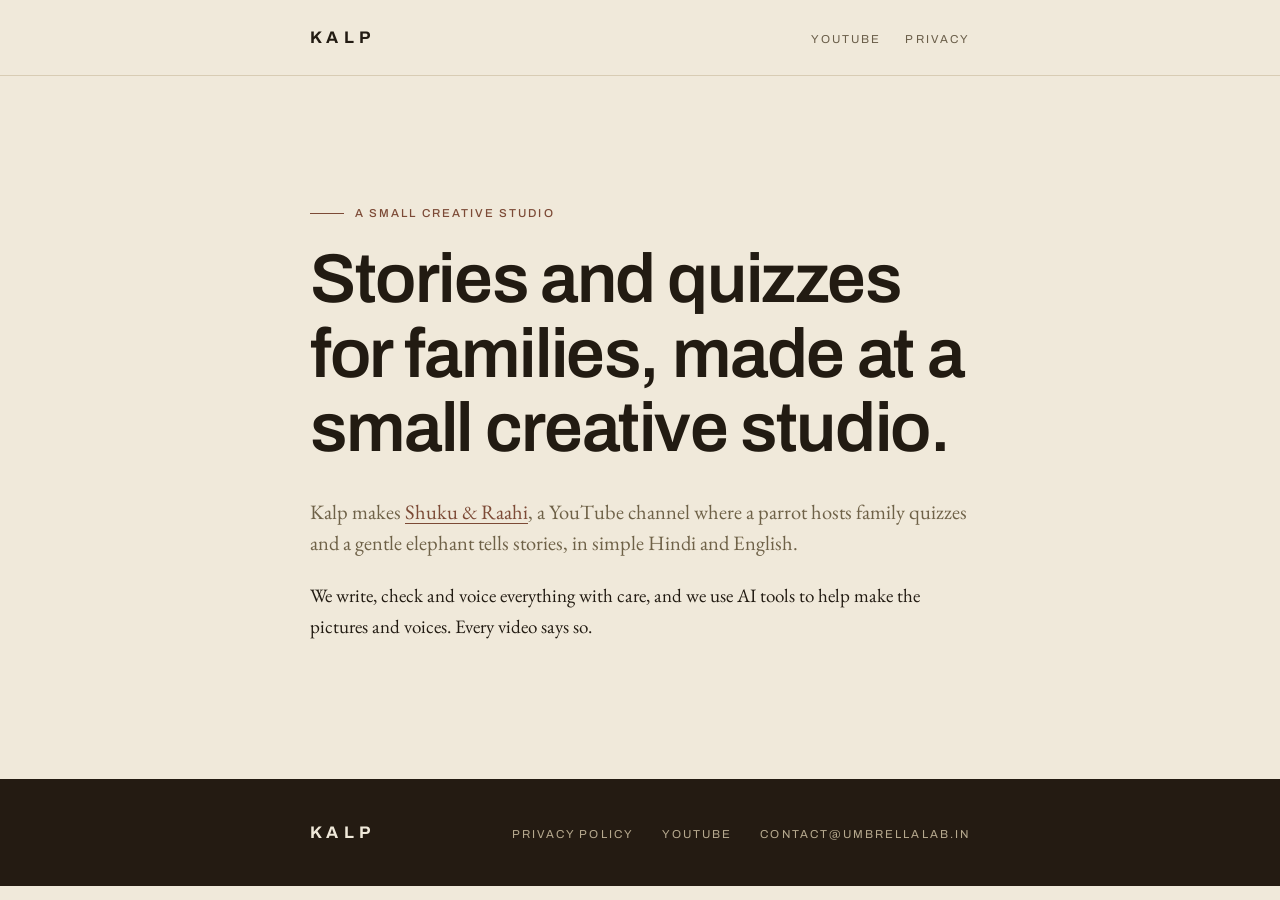
<file: index.html>
<!doctype html>
<html lang="en">
<head>
<meta charset="utf-8">
<meta name="viewport" content="width=device-width,initial-scale=1">
<title>Kalp</title>
<meta name="description" content="Kalp is a small creative studio making stories and quizzes for families.">
<link rel="preconnect" href="https://fonts.googleapis.com">
<link rel="preconnect" href="https://fonts.gstatic.com" crossorigin>
<link rel="stylesheet" href="https://fonts.googleapis.com/css2?family=Archivo:wght@400;500;600;700&family=EB+Garamond:ital,wght@0,400;0,500;1,400&display=swap">
<link rel="stylesheet" href="style.css">
</head>
<body>
<header class="site-head"><div class="wrap"><a class="mark" href="./">Kalp</a><nav><a href="https://www.youtube.com/@shukuandraahi">YouTube</a><a href="privacy.html">Privacy</a></nav></div></header>
<main><div class="wrap">
  <p class="eyebrow">A small creative studio</p>
  <h1>Stories and quizzes for families, made at a small creative studio.</h1>
  <p class="lead">Kalp makes <a href="https://www.youtube.com/@shukuandraahi">Shuku &amp; Raahi</a>, a YouTube channel where a parrot hosts family quizzes and a gentle elephant tells stories, in simple Hindi and English.</p>
  <p>We write, check and voice everything with care, and we use AI tools to help make the pictures and voices. Every video says so.</p>
</div></main>
<footer class="site-foot"><div class="wrap"><span class="mark">Kalp</span><a href="privacy.html">Privacy policy</a><a href="https://www.youtube.com/@shukuandraahi">YouTube</a><a href="mailto:contact@umbrellalab.in">contact@umbrellalab.in</a></div></footer>
</body>
</html>
</file>
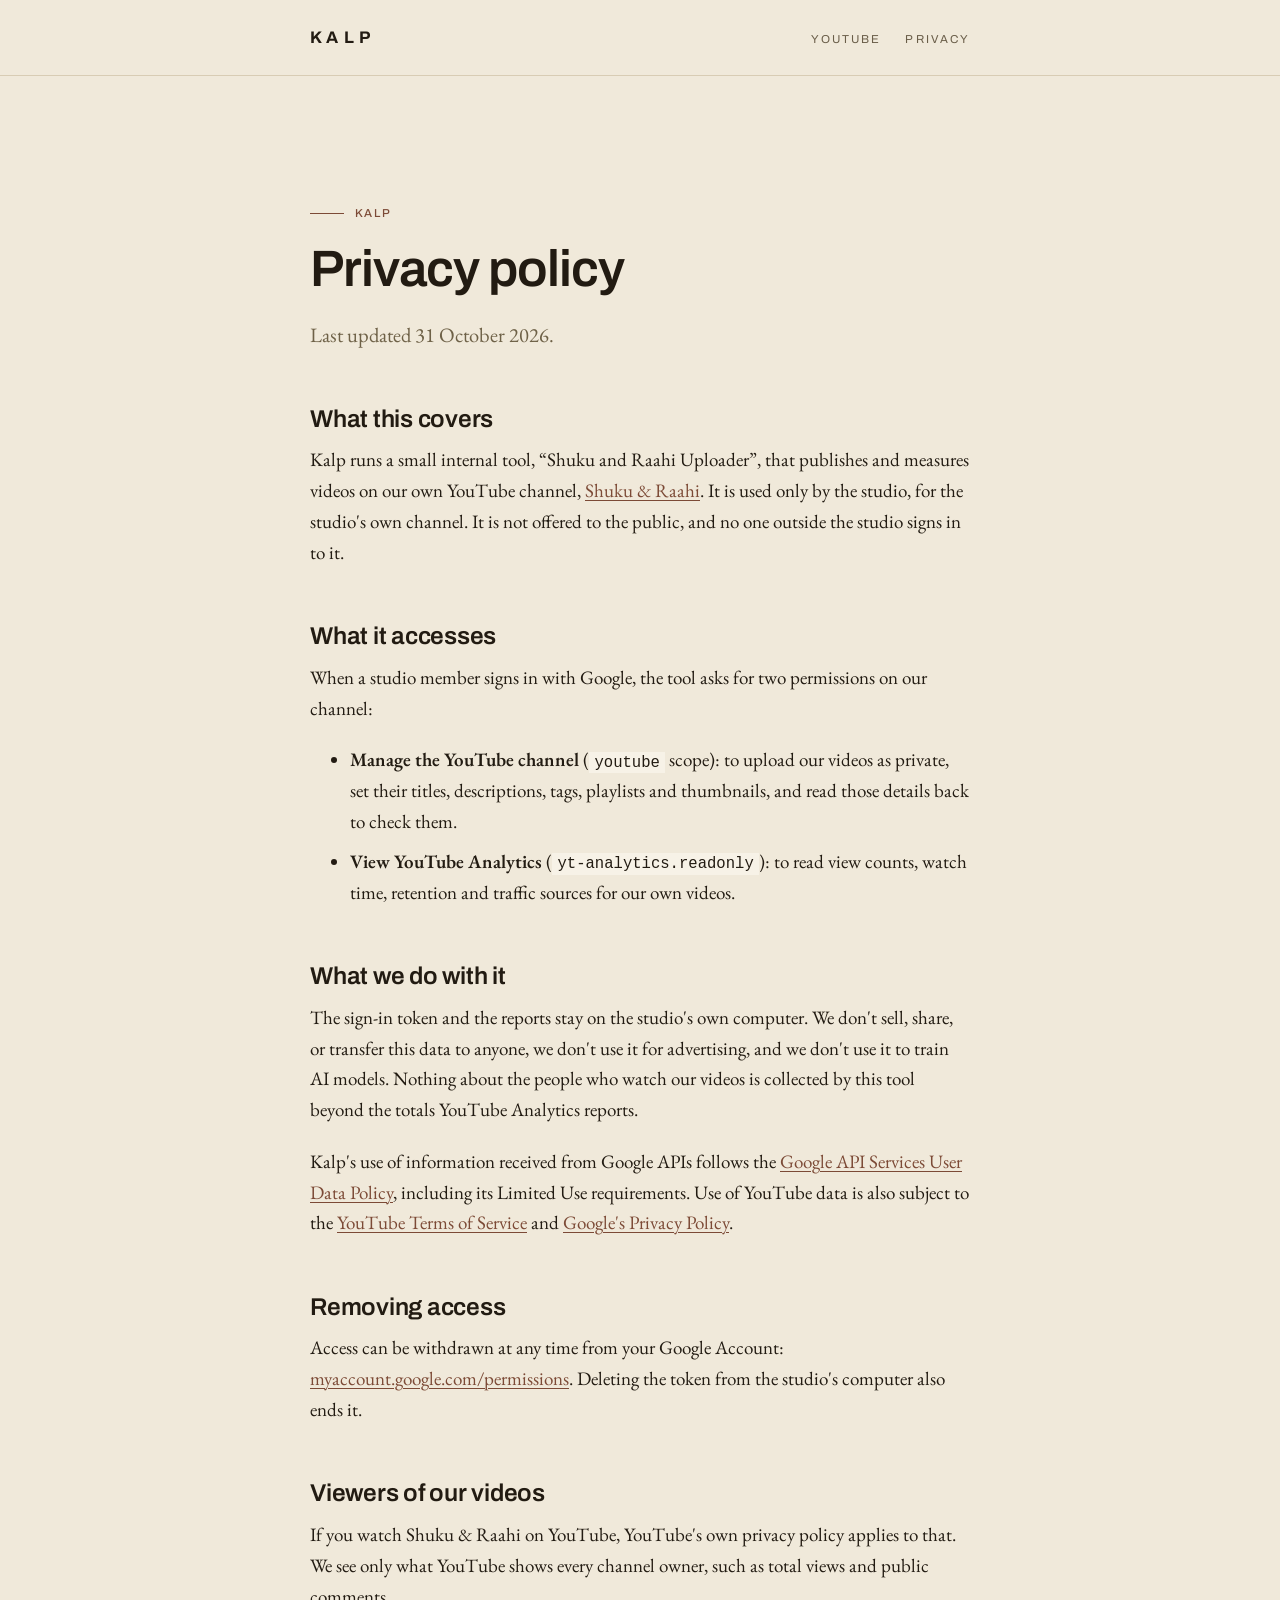
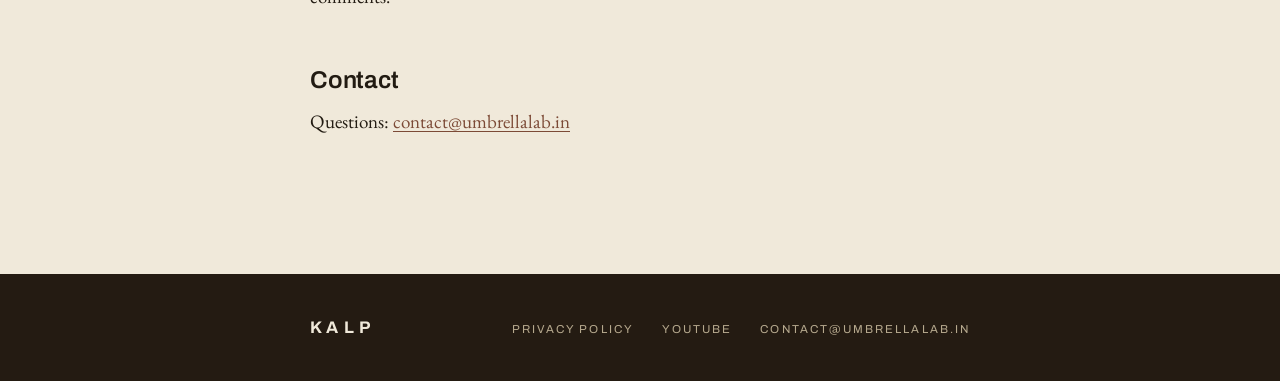
<file: privacy.html>
<!doctype html>
<html lang="en">
<head>
<meta charset="utf-8">
<meta name="viewport" content="width=device-width,initial-scale=1">
<title>Kalp Privacy Policy</title>
<meta name="description" content="How Kalp's internal tools use Google and YouTube data.">
<link rel="preconnect" href="https://fonts.googleapis.com">
<link rel="preconnect" href="https://fonts.gstatic.com" crossorigin>
<link rel="stylesheet" href="https://fonts.googleapis.com/css2?family=Archivo:wght@400;500;600;700&family=EB+Garamond:ital,wght@0,400;0,500;1,400&display=swap">
<link rel="stylesheet" href="style.css">
</head>
<body>
<header class="site-head"><div class="wrap"><a class="mark" href="./">Kalp</a><nav><a href="https://www.youtube.com/@shukuandraahi">YouTube</a><a href="privacy.html">Privacy</a></nav></div></header>
<main class="legal"><div class="wrap">
  <p class="eyebrow">Kalp</p>
  <h1>Privacy policy</h1>
  <p class="lead">Last updated 31 October 2026.</p>

  <h2>What this covers</h2>
  <p>Kalp runs a small internal tool, “Shuku and Raahi Uploader”, that publishes and measures videos on our own YouTube channel, <a href="https://www.youtube.com/@shukuandraahi">Shuku &amp; Raahi</a>. It is used only by the studio, for the studio's own channel. It is not offered to the public, and no one outside the studio signs in to it.</p>

  <h2>What it accesses</h2>
  <p>When a studio member signs in with Google, the tool asks for two permissions on our channel:</p>
  <ul>
    <li><strong>Manage the YouTube channel</strong> (<code>youtube</code> scope): to upload our videos as private, set their titles, descriptions, tags, playlists and thumbnails, and read those details back to check them.</li>
    <li><strong>View YouTube Analytics</strong> (<code>yt-analytics.readonly</code>): to read view counts, watch time, retention and traffic sources for our own videos.</li>
  </ul>

  <h2>What we do with it</h2>
  <p>The sign-in token and the reports stay on the studio's own computer. We don't sell, share, or transfer this data to anyone, we don't use it for advertising, and we don't use it to train AI models. Nothing about the people who watch our videos is collected by this tool beyond the totals YouTube Analytics reports.</p>
  <p>Kalp's use of information received from Google APIs follows the <a href="https://developers.google.com/terms/api-services-user-data-policy">Google API Services User Data Policy</a>, including its Limited Use requirements. Use of YouTube data is also subject to the <a href="https://www.youtube.com/t/terms">YouTube Terms of Service</a> and <a href="https://policies.google.com/privacy">Google's Privacy Policy</a>.</p>

  <h2>Removing access</h2>
  <p>Access can be withdrawn at any time from your Google Account: <a href="https://myaccount.google.com/permissions">myaccount.google.com/permissions</a>. Deleting the token from the studio's computer also ends it.</p>

  <h2>Viewers of our videos</h2>
  <p>If you watch Shuku &amp; Raahi on YouTube, YouTube's own privacy policy applies to that. We see only what YouTube shows every channel owner, such as total views and public comments.</p>

  <h2>Contact</h2>
  <p>Questions: <a href="mailto:contact@umbrellalab.in">contact@umbrellalab.in</a></p>
</div></main>
<footer class="site-foot"><div class="wrap"><span class="mark">Kalp</span><a href="privacy.html">Privacy policy</a><a href="https://www.youtube.com/@shukuandraahi">YouTube</a><a href="mailto:contact@umbrellalab.in">contact@umbrellalab.in</a></div></footer>
</body>
</html>
</file>
<file: style.css>
/* Kalp: built on Strata, the Eternal Art design system
   (Eternal Art/FINAL - Website (eternalart)/assets/strata.css).
   Parchment ground, umber ink, one oxide accent, an espresso band,
   Archivo display over EB Garamond text, sharp corners, no shadows. */

:root{
  --bg:#f0e9da; --panel:#f7f2e7; --fg:#221b12; --muted:#6a5e49; --rule:#d8ccb4;
  --clay-700:#6e6147;
  --accent:#7c4a36; --accent-deep:#5e3527;
  --espresso:#241b12; --on-espresso:#f0e9da; --on-espresso-dim:#b6a98e; --accent-on-dark:#b8744f;

  --f-display:'Archivo', system-ui, -apple-system, sans-serif;
  --f-text:'EB Garamond', Georgia, 'Times New Roman', serif;

  --t-h1:clamp(2.4rem, 5.4vw, 4.6rem);
  --t-h3:clamp(1.3rem, 1.9vw, 1.7rem);
  --t-lead:clamp(1.25rem, 1.6vw, 1.55rem);
  --t-body:1.1875rem;
  --t-micro:0.72rem;
  --tr-caps:0.18em;

  --measure:660px;
  --gutter:clamp(16px,6vw,88px);
}
/* Strata has one dark moment, the espresso band; dark mode borrows it for the whole page */
@media (prefers-color-scheme:dark){:root{
  --bg:var(--espresso); --panel:#2e2318; --fg:var(--on-espresso); --muted:var(--on-espresso-dim);
  --rule:#3a2e22; --clay-700:var(--on-espresso-dim); --accent:var(--accent-on-dark); --accent-deep:#d08d66;
}}

*,*::before,*::after{box-sizing:border-box}
html{-webkit-text-size-adjust:100%;text-rendering:optimizeLegibility;-webkit-font-smoothing:antialiased}
body{margin:0;background:var(--bg);color:var(--fg);font-family:var(--f-text);font-size:var(--t-body);line-height:1.62}
::selection{background:var(--rule);color:var(--fg)}

.wrap{max-width:calc(var(--measure) + 2*var(--gutter));margin-inline:auto;padding-inline:var(--gutter)}
main{padding-block:clamp(56px,10vw,140px) clamp(64px,9vw,128px)}

.mark{font-family:var(--f-display);font-weight:700;font-size:1.05rem;letter-spacing:.32em;text-transform:uppercase;color:var(--fg);text-decoration:none}
.site-head{border-bottom:1px solid var(--rule)}
.site-head .wrap{display:flex;align-items:center;justify-content:space-between;padding-block:22px}
.site-head nav a{font-family:var(--f-display);font-size:var(--t-micro);letter-spacing:var(--tr-caps);text-transform:uppercase;color:var(--muted);text-decoration:none;margin-left:24px}
.site-head nav a:hover{color:var(--accent)}

.eyebrow{font-family:var(--f-display);font-weight:500;font-size:var(--t-micro);letter-spacing:var(--tr-caps);text-transform:uppercase;color:var(--accent);display:flex;align-items:center;gap:.95em;margin:0 0 1.7em}
.eyebrow::before{content:"";width:34px;height:1px;background:var(--accent)}

h1{font-family:var(--f-display);font-weight:600;font-size:var(--t-h1);line-height:1.08;letter-spacing:-.02em;margin:0 0 .45em}
.legal h1{font-size:clamp(2rem,4vw,3.2rem)}
h2{font-family:var(--f-display);font-weight:600;font-size:var(--t-h3);line-height:1.18;letter-spacing:-.01em;margin:2.2em 0 .5em}
p,ul{margin:0 0 1.1em;max-width:var(--measure)}
li{margin-bottom:.5em}
.lead{font-size:var(--t-lead);line-height:1.5;color:var(--clay-700)}
strong{font-weight:600}
code{font-family:ui-monospace,Menlo,monospace;font-size:.82em;background:var(--panel);padding:.1em .35em}
a{color:var(--accent);text-decoration-thickness:1px;text-underline-offset:.18em}
a:hover{color:var(--accent-deep)}

.site-foot{background:var(--espresso);color:var(--on-espresso-dim)}
.site-foot .wrap{padding-block:40px;display:flex;flex-wrap:wrap;gap:12px 28px;align-items:baseline}
.site-foot .mark{color:var(--on-espresso);margin-right:auto}
.site-foot a{font-family:var(--f-display);font-size:var(--t-micro);letter-spacing:var(--tr-caps);text-transform:uppercase;color:var(--on-espresso-dim);text-decoration:none}
.site-foot a:hover{color:var(--accent-on-dark)}
@media (prefers-color-scheme:dark){.site-foot{background:#1a130c;border-top:1px solid var(--rule)}}
</file>
